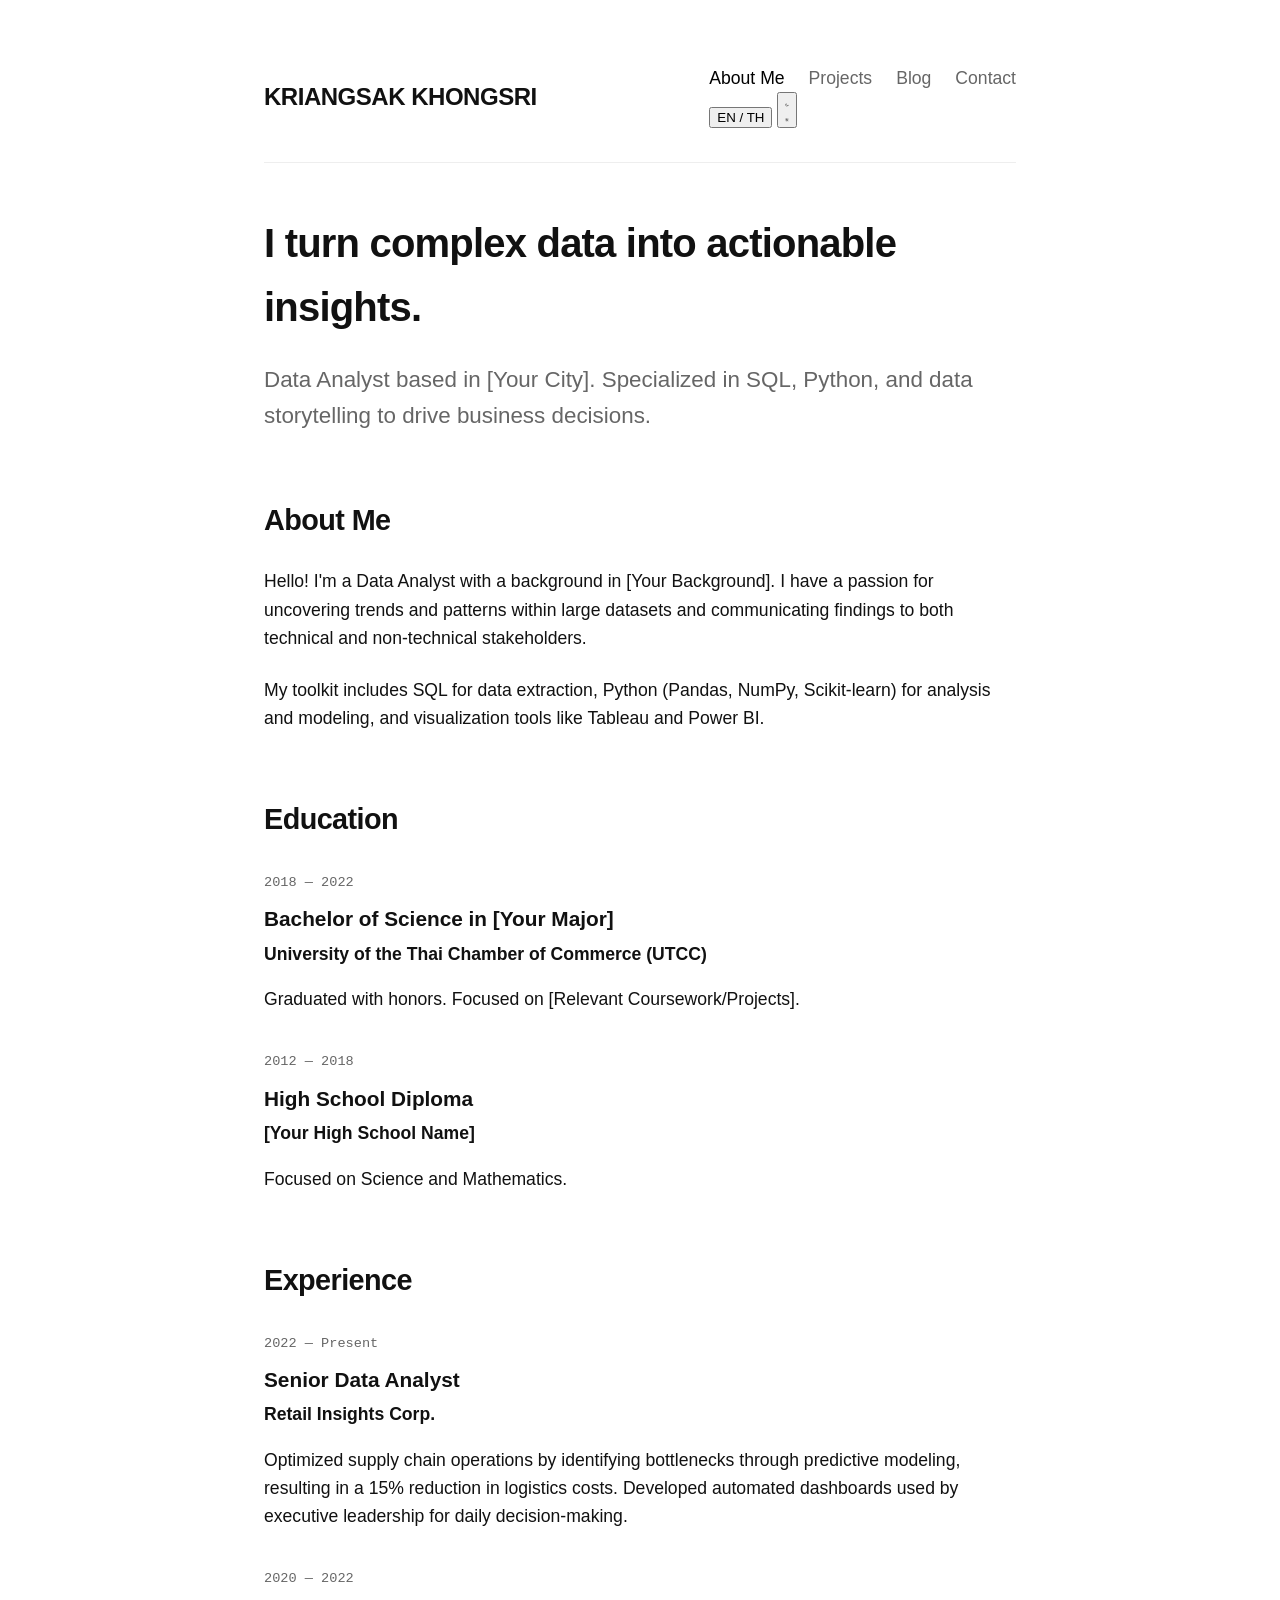
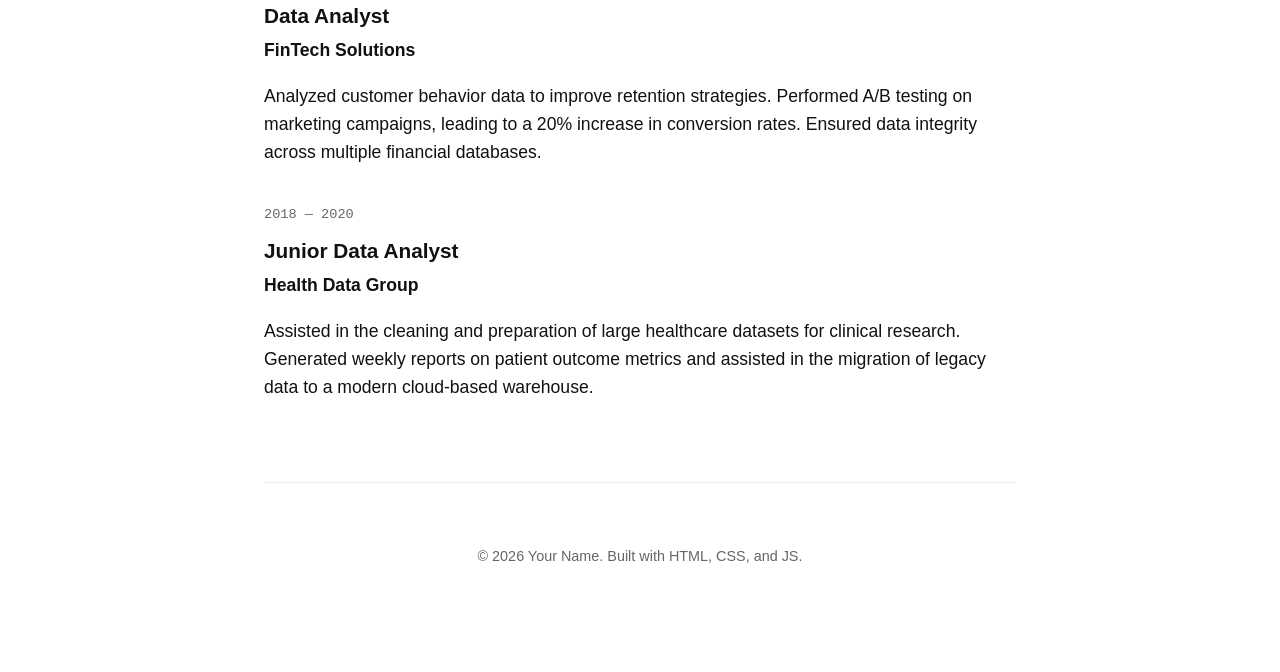
<file: index.html>
<!DOCTYPE html>
<html lang="en">
<head>
    <meta charset="UTF-8">
    <meta name="viewport" content="width=device-width, initial-scale=1.0">
    <title data-en="Kriangsak Khongsri | Portfolio" data-th="Kriangsak Khongsri | Portfolio">Kriangsak Khongsri | Portfolio</title>
    <link rel="stylesheet" href="css/style.css">
    <link rel="preconnect" href="https://fonts.googleapis.com">
    <link rel="preconnect" href="https://fonts.gstatic.com" crossorigin>
    <link href="https://fonts.googleapis.com/css2?family=JetBrains+Mono:ital,wght@0,100..800;1,100..800&family=Kanit:wght@300;400;700&display=swap" rel="stylesheet">
    <!-- Inline script to prevent theme flash -->
    <script>
        (function() {
            try {
                var theme = localStorage.getItem('portfolio-theme');
                if (theme === 'dark' || (!theme && window.matchMedia('(prefers-color-scheme: dark)').matches)) {
                    document.documentElement.classList.add('dark');
                }
                var lang = localStorage.getItem('portfolio-lang') || 'en';
                document.documentElement.setAttribute('lang', lang);
            } catch (e) {}
        })();
    </script>
</head>
<body>
    <div class="container">
        <header>
            <div class="nav-container">
                <h1 data-en="KRIANGSAK KHONGSRI" data-th="KRIANGSAK KHONGSRI">KRIANGSAK KHONGSRI</h1>
                <div class="right-nav">
                    <nav>
                        <ul>
                            <li><a href="index.html" class="active" data-en="About Me" data-th="ทำความรู้จักผม">About Me</a></li>
                            <li><a href="projects.html" data-en="Projects" data-th="โปรเจกต์">Projects</a></li>
                            <li><a href="blog.html" data-en="Blog" data-th="บล็อก">Blog</a></li>
                            <li><a href="contact.html" data-en="Contact" data-th="ติดต่อ">Contact</a></li>
                        </ul>
                    </nav>
                    <button id="lang-toggle" class="lang-toggle" aria-label="Switch Language">
                        EN / TH
                    </button>
                    <button id="theme-toggle" class="theme-toggle" aria-label="Toggle dark mode">
                        <!-- Moon Icon -->
                        <svg id="moon-icon" xmlns="http://www.w3.org/2000/svg" fill="none" viewBox="0 0 24 24" stroke="currentColor">
                            <path stroke-linecap="round" stroke-linejoin="round" stroke-width="2" d="M20.354 15.354A9 9 0 018.646 3.646 9.003 9.003 0 0012 21a9.003 9.003 0 008.354-5.646z" />
                        </svg>
                        <!-- Sun Icon -->
                        <svg id="sun-icon" xmlns="http://www.w3.org/2000/svg" fill="none" viewBox="0 0 24 24" stroke="currentColor">
                            <path stroke-linecap="round" stroke-linejoin="round" stroke-width="2" d="M12 3v1m0 16v1m9-9h-1M4 12H3m15.364-6.364l-.707.707M6.343 17.657l-.707.707m12.728 0l-.707-.707M6.343 6.343l-.707-.707m12.728 12.728l-.707-.707M12 8a4 4 0 100 8 4 4 0 000-8z" />
                        </svg>
                    </button>
                </div>
            </div>
        </header>

        <main>
            <section class="hero">
                <h2 data-en="I turn complex data into actionable insights." data-th="เปลี่ยนข้อมูลที่ซับซ้อนให้กลายเป็นข้อมูลเชิงลึกที่นำไปใช้งานได้จริง">I turn complex data into actionable insights.</h2>
                <p class="lead" data-en="Data Analyst based in [Your City]. Specialized in SQL, Python, and data storytelling to drive business decisions." data-th="นักวิเคราะห์ข้อมูล (Data Analyst) ประจำ [เมืองของคุณ] ผู้เชี่ยวชาญด้าน SQL, Python และการนำเสนอข้อมูล (Data Storytelling) เพื่อขับเคลื่อนการตัดสินใจทางธุรกิจ">Data Analyst based in [Your City]. Specialized in SQL, Python, and data storytelling to drive business decisions.</p>
            </section>

            <section id="about">
                <h2 data-en="About Me" data-th="เกี่ยวกับฉัน">About Me</h2>
                <p data-en="Hello! I'm a Data Analyst with a background in [Your Background]. I have a passion for uncovering trends and patterns within large datasets and communicating findings to both technical and non-technical stakeholders." data-th="สวัสดีครับ! ผมเป็นนักวิเคราะห์ข้อมูลที่มีพื้นฐานมาจาก [ภูมิหลังของคุณ] ผมมีความหลงใหลในการค้นหาแนวโน้มและรูปแบบภายในชุดข้อมูลขนาดใหญ่ และสื่อสารสิ่งที่ค้นพบให้กับผู้ที่มีส่วนได้ส่วนเสียทั้งในสายเทคนิคและไม่ใช่สายเทคนิค">Hello! I'm a Data Analyst with a background in [Your Background]. I have a passion for uncovering trends and patterns within large datasets and communicating findings to both technical and non-technical stakeholders.</p>
                <p data-en="My toolkit includes SQL for data extraction, Python (Pandas, NumPy, Scikit-learn) for analysis and modeling, and visualization tools like Tableau and Power BI." data-th="เครื่องมือที่ผมใช้ประกอบด้วย SQL สำหรับการดึงข้อมูล, Python (Pandas, NumPy, Scikit-learn) สำหรับการวิเคราะห์และสร้างแบบจำลอง และเครื่องมือสร้างภาพข้อมูล เช่น Tableau และ Power BI">My toolkit includes SQL for data extraction, Python (Pandas, NumPy, Scikit-learn) for analysis and modeling, and visualization tools like Tableau and Power BI.</p>
            </section>

            <section id="education">
                <h2 data-en="Education" data-th="การศึกษา">Education</h2>
                
                <div class="resume-item">
                    <span class="date">2018 — 2022</span>
                    <h3 data-en="Bachelor of Science in [Your Major]" data-th="วิทยาศาสตรบัณฑิต สาขา [วิชาเอกของคุณ]">Bachelor of Science in [Your Major]</h3>
                    <span class="role" data-en="University of the Thai Chamber of Commerce (UTCC)" data-th="มหาวิทยาลัยหอการค้าไทย (UTCC)">University of the Thai Chamber of Commerce (UTCC)</span>
                    <p data-en="Graduated with honors. Focused on [Relevant Coursework/Projects]." data-th="สำเร็จการศึกษาด้วยเกียรตินิยม เน้นหนักในด้าน [วิชาที่เกี่ยวข้อง/โปรเจกต์]">Graduated with honors. Focused on [Relevant Coursework/Projects].</p>
                </div>

                <div class="resume-item">
                    <span class="date">2012 — 2018</span>
                    <h3 data-en="High School Diploma" data-th="วุฒิการศึกษาระดับมัธยมปลาย">High School Diploma</h3>
                    <span class="role" data-en="[Your High School Name]" data-th="[ชื่อโรงเรียนมัธยมของคุณ]">[Your High School Name]</span>
                    <p data-en="Focused on Science and Mathematics." data-th="เน้นการเรียนสายวิทยาศาสตร์และคณิตศาสตร์">Focused on Science and Mathematics.</p>
                </div>
            </section>

            <section id="experience">
                <h2 data-en="Experience" data-th="ประสบการณ์การทำงาน">Experience</h2>
                
                <div class="resume-item">
                    <span class="date">2022 — Present</span>
                    <h3 data-en="Senior Data Analyst" data-th="นักวิเคราะห์ข้อมูลอาวุโส">Senior Data Analyst</h3>
                    <span class="role" data-en="Retail Insights Corp." data-th="บริษัท รีเทล อินไซต์ คอร์ป">Retail Insights Corp.</span>
                    <p data-en="Optimized supply chain operations by identifying bottlenecks through predictive modeling, resulting in a 15% reduction in logistics costs. Developed automated dashboards used by executive leadership for daily decision-making." data-th="ปรับปรุงการดำเนินงานของซัพพลายเชนโดยการระบุจุดคอขวดผ่านการสร้างแบบจำลองเชิงคาดการณ์ ส่งผลให้ต้นทุนด้านโลจิสติกส์ลดลง 15% พัฒนาแดชบอร์ดอัตโนมัติที่ผู้บริหารใช้สำหรับการตัดสินใจรายวัน">Optimized supply chain operations by identifying bottlenecks through predictive modeling, resulting in a 15% reduction in logistics costs. Developed automated dashboards used by executive leadership for daily decision-making.</p>
                </div>

                <div class="resume-item">
                    <span class="date">2020 — 2022</span>
                    <h3 data-en="Data Analyst" data-th="นักวิเคราะห์ข้อมูล">Data Analyst</h3>
                    <span class="role" data-en="FinTech Solutions" data-th="บริษัท ฟินเทค โซลูชันส์">FinTech Solutions</span>
                    <p data-en="Analyzed customer behavior data to improve retention strategies. Performed A/B testing on marketing campaigns, leading to a 20% increase in conversion rates. Ensured data integrity across multiple financial databases." data-th="วิเคราะห์ข้อมูลพฤติกรรมลูกค้าเพื่อปรับปรุงกลยุทธ์การรักษาลูกค้า ทำการทดสอบ A/B ในแคมเปญการตลาด ส่งผลให้มีอัตราการเปลี่ยนแปลงเพิ่มขึ้น 20% ตรวจสอบความถูกต้องของข้อมูลในฐานข้อมูลทางการเงินหลายแห่ง">Analyzed customer behavior data to improve retention strategies. Performed A/B testing on marketing campaigns, leading to a 20% increase in conversion rates. Ensured data integrity across multiple financial databases.</p>
                </div>

                <div class="resume-item">
                    <span class="date">2018 — 2020</span>
                    <h3 data-en="Junior Data Analyst" data-th="นักวิเคราะห์ข้อมูลรุ่นเยาว์">Junior Data Analyst</h3>
                    <span class="role" data-en="Health Data Group" data-th="กลุ่มข้อมูลสุขภาพ">Health Data Group</span>
                    <p data-en="Assisted in the cleaning and preparation of large healthcare datasets for clinical research. Generated weekly reports on patient outcome metrics and assisted in the migration of legacy data to a modern cloud-based warehouse." data-th="ช่วยในการทำความสะอาดและจัดเตรียมชุดข้อมูลสุขภาพขนาดใหญ่สำหรับการวิจัยทางคลินิก สร้างรายงานประจำสัปดาห์เกี่ยวกับตัวชี้วัดผลลัพธ์ของผู้ป่วย และช่วยในการโอนย้ายข้อมูลเก่าไปยังคลังข้อมูลบนคลาวด์ที่ทันสมัย">Assisted in the cleaning and preparation of large healthcare datasets for clinical research. Generated weekly reports on patient outcome metrics and assisted in the migration of legacy data to a modern cloud-based warehouse.</p>
                </div>
            </section>
        </main>

        <footer>
            <p data-en="&copy; 2026 Your Name. Built with HTML, CSS, and JS." data-th="&copy; 2026 ชื่อของคุณ สร้างด้วย HTML, CSS และ JS.">&copy; 2026 Your Name. Built with HTML, CSS, and JS.</p>
        </footer>
    </div>
    <script src="js/main.js"></script>
</body>
</html>
</file>
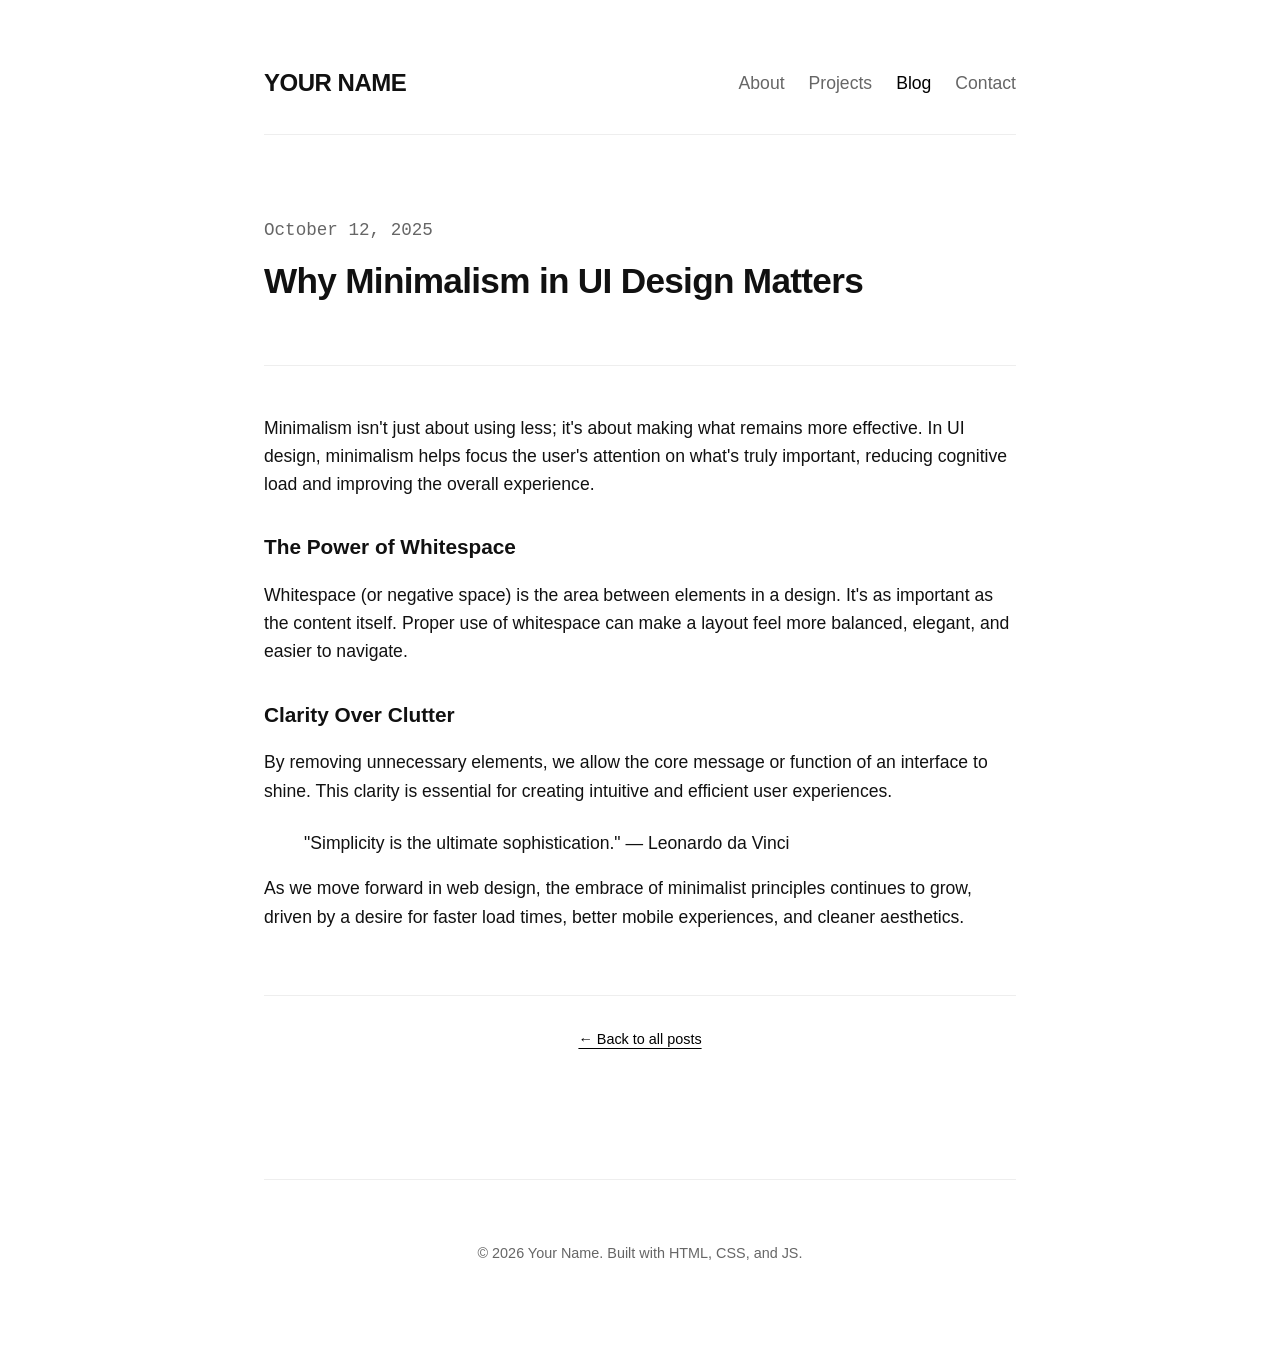
<file: blog-post.html>
<!DOCTYPE html>
<html lang="en">
<head>
    <meta charset="UTF-8">
    <meta name="viewport" content="width=device-width, initial-scale=1.0">
    <title>Blog Post | Your Name</title>
    <link rel="stylesheet" href="css/style.css">
</head>
<body>
    <div class="container">
        <header>
            <div class="nav-container">
                <h1>YOUR NAME</h1>
                <nav>
                    <ul>
                        <li><a href="index.html">About</a></li>
                        <li><a href="projects.html">Projects</a></li>
                        <li><a href="blog.html" class="active">Blog</a></li>
                        <li><a href="contact.html">Contact</a></li>
                    </ul>
                </nav>
            </div>
        </header>

        <main>
            <article>
                <header class="post-header">
                    <span class="date" style="font-family: var(--font-mono); color: var(--text-secondary);">October 12, 2025</span>
                    <h2 style="margin-top: 0.5rem; font-size: 2.2rem;">Why Minimalism in UI Design Matters</h2>
                </header>
                
                <div class="post-content" style="margin-top: 3rem;">
                    <p>Minimalism isn't just about using less; it's about making what remains more effective. In UI design, minimalism helps focus the user's attention on what's truly important, reducing cognitive load and improving the overall experience.</p>
                    
                    <h3>The Power of Whitespace</h3>
                    <p>Whitespace (or negative space) is the area between elements in a design. It's as important as the content itself. Proper use of whitespace can make a layout feel more balanced, elegant, and easier to navigate.</p>
                    
                    <h3>Clarity Over Clutter</h3>
                    <p>By removing unnecessary elements, we allow the core message or function of an interface to shine. This clarity is essential for creating intuitive and efficient user experiences.</p>
                    
                    <blockquote>
                        "Simplicity is the ultimate sophistication." — Leonardo da Vinci
                    </blockquote>
                    
                    <p>As we move forward in web design, the embrace of minimalist principles continues to grow, driven by a desire for faster load times, better mobile experiences, and cleaner aesthetics.</p>
                </div>
                
                <footer style="margin-top: 4rem; border-top: 1px solid var(--border-color); padding-top: 2rem;">
                    <a href="blog.html">&larr; Back to all posts</a>
                </footer>
            </article>
        </main>

        <footer>
            <p>&copy; 2026 Your Name. Built with HTML, CSS, and JS.</p>
        </footer>
    </div>
    <script src="js/main.js"></script>
</body>
</html>
</file>
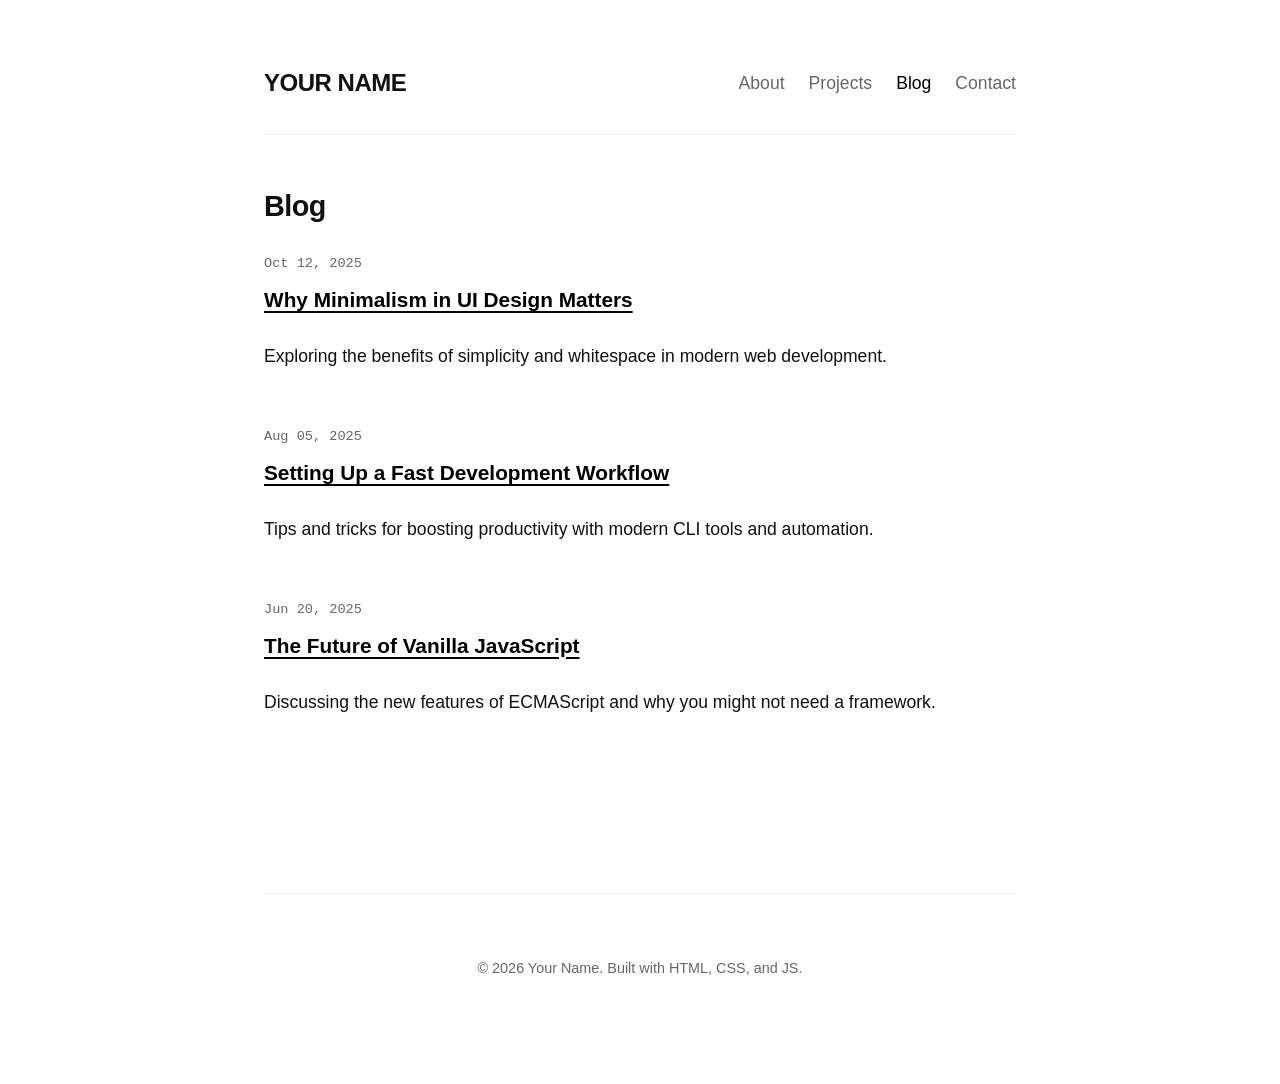
<file: blog.html>
<!DOCTYPE html>
<html lang="en">
<head>
    <meta charset="UTF-8">
    <meta name="viewport" content="width=device-width, initial-scale=1.0">
    <title>Blog | Your Name</title>
    <link rel="stylesheet" href="css/style.css">
</head>
<body>
    <div class="container">
        <header>
            <div class="nav-container">
                <h1>YOUR NAME</h1>
                <nav>
                    <ul>
                        <li><a href="index.html">About</a></li>
                        <li><a href="projects.html">Projects</a></li>
                        <li><a href="blog.html" class="active">Blog</a></li>
                        <li><a href="contact.html">Contact</a></li>
                    </ul>
                </nav>
            </div>
        </header>

        <main>
            <section id="blog">
                <h2>Blog</h2>
                <ul class="blog-list">
                    <li class="blog-item">
                        <span class="date">Oct 12, 2025</span>
                        <h3><a href="blog-post.html">Why Minimalism in UI Design Matters</a></h3>
                        <p>Exploring the benefits of simplicity and whitespace in modern web development.</p>
                    </li>
                    <li class="blog-item">
                        <span class="date">Aug 05, 2025</span>
                        <h3><a href="#">Setting Up a Fast Development Workflow</a></h3>
                        <p>Tips and tricks for boosting productivity with modern CLI tools and automation.</p>
                    </li>
                    <li class="blog-item">
                        <span class="date">Jun 20, 2025</span>
                        <h3><a href="#">The Future of Vanilla JavaScript</a></h3>
                        <p>Discussing the new features of ECMAScript and why you might not need a framework.</p>
                    </li>
                </ul>
            </section>
        </main>

        <footer>
            <p>&copy; 2026 Your Name. Built with HTML, CSS, and JS.</p>
        </footer>
    </div>
    <script src="js/main.js"></script>
</body>
</html>
</file>
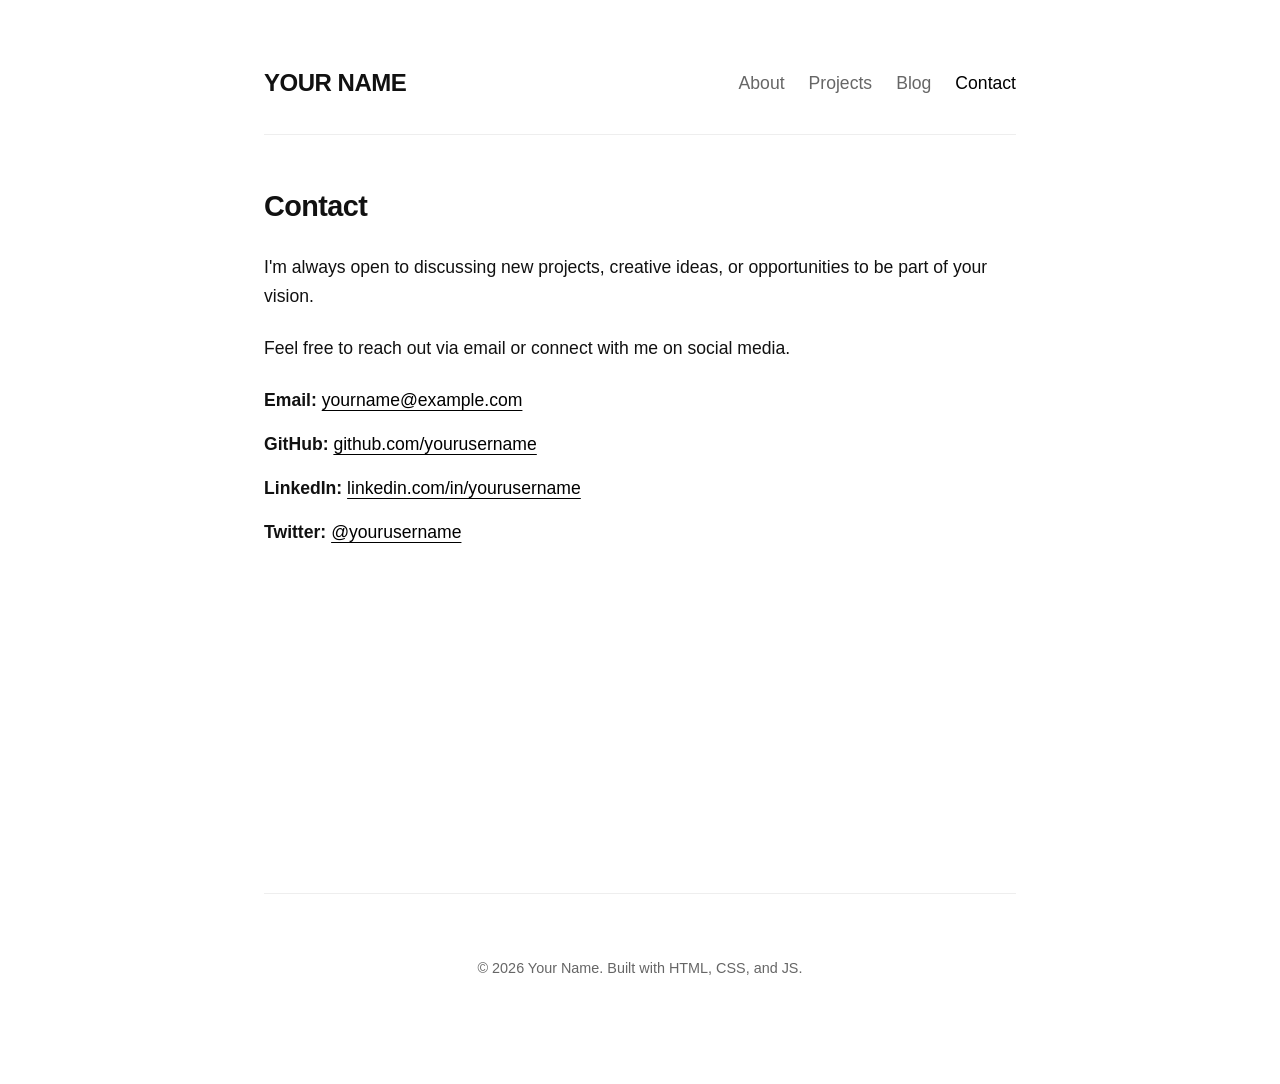
<file: contact.html>
<!DOCTYPE html>
<html lang="en">
<head>
    <meta charset="UTF-8">
    <meta name="viewport" content="width=device-width, initial-scale=1.0">
    <title>Contact | Your Name</title>
    <link rel="stylesheet" href="css/style.css">
</head>
<body>
    <div class="container">
        <header>
            <div class="nav-container">
                <h1>YOUR NAME</h1>
                <nav>
                    <ul>
                        <li><a href="index.html">About</a></li>
                        <li><a href="projects.html">Projects</a></li>
                        <li><a href="blog.html">Blog</a></li>
                        <li><a href="contact.html" class="active">Contact</a></li>
                    </ul>
                </nav>
            </div>
        </header>

        <main>
            <section id="contact">
                <h2>Contact</h2>
                <p>I'm always open to discussing new projects, creative ideas, or opportunities to be part of your vision.</p>
                <p>Feel free to reach out via email or connect with me on social media.</p>
                
                <ul style="list-style: none; padding: 0;">
                    <li style="margin-bottom: 1rem;"><strong>Email:</strong> <a href="mailto:yourname@example.com">yourname@example.com</a></li>
                    <li style="margin-bottom: 1rem;"><strong>GitHub:</strong> <a href="https://github.com/yourusername" target="_blank">github.com/yourusername</a></li>
                    <li style="margin-bottom: 1rem;"><strong>LinkedIn:</strong> <a href="https://linkedin.com/in/yourusername" target="_blank">linkedin.com/in/yourusername</a></li>
                    <li style="margin-bottom: 1rem;"><strong>Twitter:</strong> <a href="https://twitter.com/yourusername" target="_blank">@yourusername</a></li>
                </ul>
            </section>
        </main>

        <footer>
            <p>&copy; 2026 Your Name. Built with HTML, CSS, and JS.</p>
        </footer>
    </div>
    <script src="js/main.js"></script>
</body>
</html>
</file>
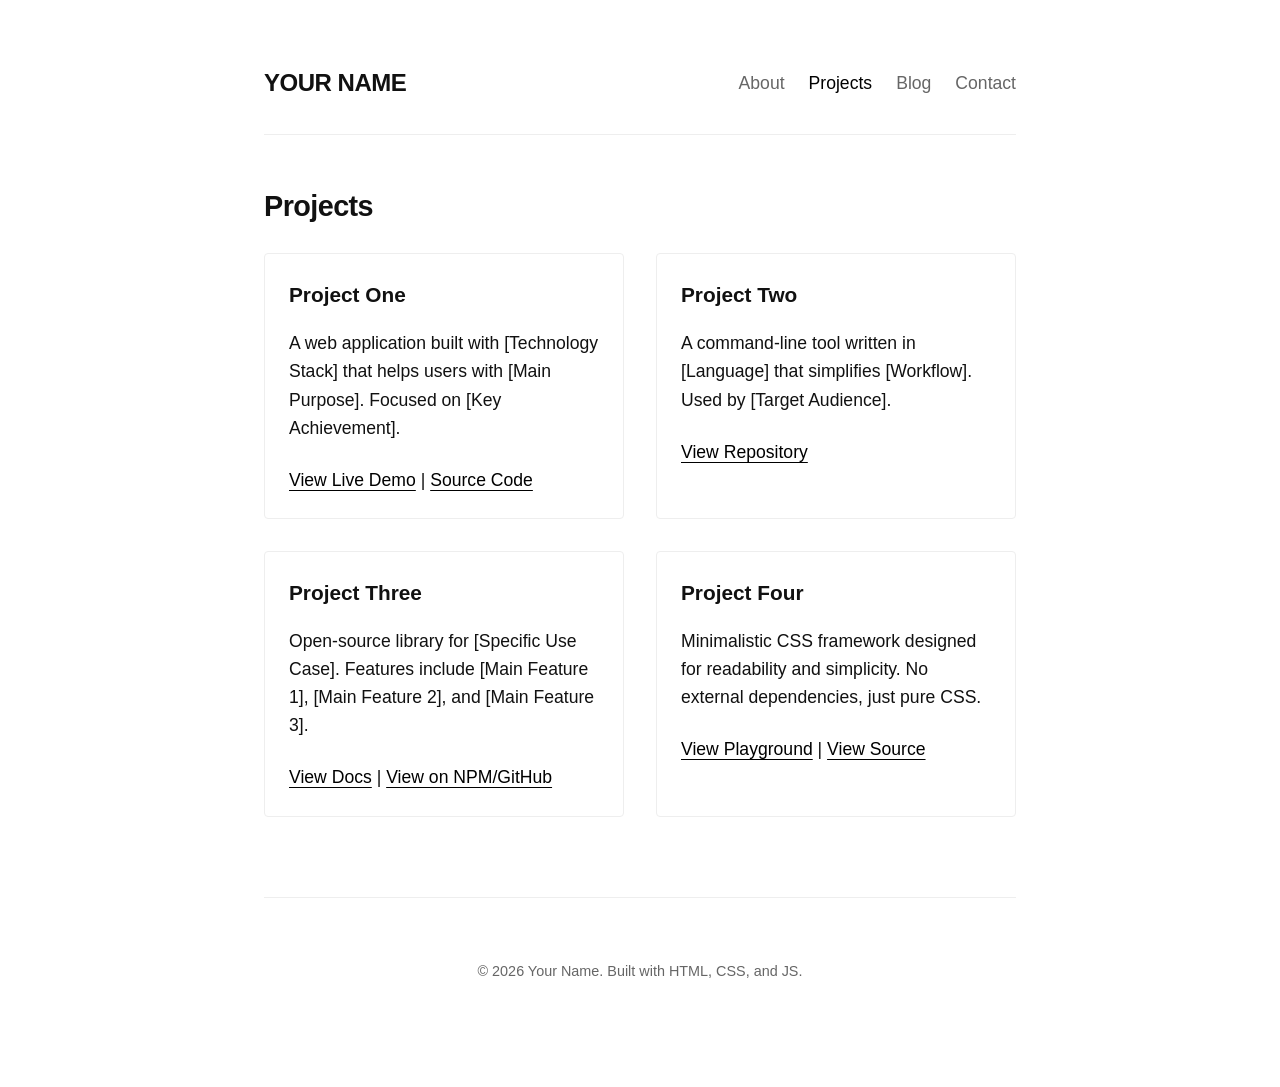
<file: projects.html>
<!DOCTYPE html>
<html lang="en">
<head>
    <meta charset="UTF-8">
    <meta name="viewport" content="width=device-width, initial-scale=1.0">
    <title>Projects | Your Name</title>
    <link rel="stylesheet" href="css/style.css">
</head>
<body>
    <div class="container">
        <header>
            <div class="nav-container">
                <h1>YOUR NAME</h1>
                <nav>
                    <ul>
                        <li><a href="index.html">About</a></li>
                        <li><a href="projects.html" class="active">Projects</a></li>
                        <li><a href="blog.html">Blog</a></li>
                        <li><a href="contact.html">Contact</a></li>
                    </ul>
                </nav>
            </div>
        </header>

        <main>
            <section id="projects">
                <h2>Projects</h2>
                <div class="grid">
                    <div class="card">
                        <h3>Project One</h3>
                        <p>A web application built with [Technology Stack] that helps users with [Main Purpose]. Focused on [Key Achievement].</p>
                        <a href="#" target="_blank">View Live Demo</a> | <a href="#" target="_blank">Source Code</a>
                    </div>

                    <div class="card">
                        <h3>Project Two</h3>
                        <p>A command-line tool written in [Language] that simplifies [Workflow]. Used by [Target Audience].</p>
                        <a href="#" target="_blank">View Repository</a>
                    </div>

                    <div class="card">
                        <h3>Project Three</h3>
                        <p>Open-source library for [Specific Use Case]. Features include [Main Feature 1], [Main Feature 2], and [Main Feature 3].</p>
                        <a href="#" target="_blank">View Docs</a> | <a href="#" target="_blank">View on NPM/GitHub</a>
                    </div>

                    <div class="card">
                        <h3>Project Four</h3>
                        <p>Minimalistic CSS framework designed for readability and simplicity. No external dependencies, just pure CSS.</p>
                        <a href="#" target="_blank">View Playground</a> | <a href="#" target="_blank">View Source</a>
                    </div>
                </div>
            </section>
        </main>

        <footer>
            <p>&copy; 2026 Your Name. Built with HTML, CSS, and JS.</p>
        </footer>
    </div>
    <script src="js/main.js"></script>
</body>
</html>
</file>
<file: css/style.css>
:root {
    --bg-color: #ffffff;
    --text-color: #111111;
    --text-secondary: #666666;
    --accent-color: #000000;
    --link-color: #000000;
    --link-hover: #555555;
    --border-color: #eeeeee;
    --max-width: 800px;
    --font-main: 'Inter', -apple-system, BlinkMacSystemFont, "Segoe UI", Roboto, Helvetica, Arial, sans-serif;
    --font-mono: "SF Mono", "Fira Code", "Courier New", monospace;
    --spacing: 1.5rem;
}

* {
    box-sizing: border-box;
}

body {
    margin: 0;
    padding: 0;
    background-color: var(--bg-color);
    color: var(--text-color);
    font-family: var(--font-main);
    line-height: 1.6;
    font-size: 1.1rem;
    -webkit-font-smoothing: antialiased;
}

.container {
    max-width: var(--max-width);
    margin: 0 auto;
    padding: 2rem var(--spacing);
}

header {
    border-bottom: 1px solid var(--border-color);
    padding: 2rem 0;
    margin-bottom: 3rem;
}

header .nav-container {
    display: flex;
    justify-content: space-between;
    align-items: center;
}

header h1 {
    font-size: 1.5rem;
    margin: 0;
    font-weight: 700;
    letter-spacing: -0.02em;
}

nav ul {
    list-style: none;
    padding: 0;
    margin: 0;
    display: flex;
    gap: 1.5rem;
}

nav a {
    text-decoration: none;
    color: var(--text-secondary);
    font-weight: 500;
    transition: color 0.2s ease;
}

nav a:hover, nav a.active {
    color: var(--accent-color);
}

main {
    min-height: 70vh;
}

h2 {
    font-size: 1.8rem;
    margin-top: 3rem;
    margin-bottom: 1.5rem;
    letter-spacing: -0.02em;
}

h3 {
    font-size: 1.3rem;
    margin-top: 2rem;
    margin-bottom: 1rem;
}

p {
    margin-bottom: 1.5rem;
}

a {
    color: var(--link-color);
    text-underline-offset: 4px;
    transition: color 0.2s ease;
}

a:hover {
    color: var(--link-hover);
}

footer {
    border-top: 1px solid var(--border-color);
    padding: 3rem 0;
    margin-top: 5rem;
    color: var(--text-secondary);
    font-size: 0.9rem;
    text-align: center;
}

/* Hero Section */
.hero {
    margin-bottom: 4rem;
}

.hero h2 {
    font-size: 2.5rem;
    margin-top: 0;
    margin-bottom: 1rem;
}

.hero p.lead {
    font-size: 1.4rem;
    color: var(--text-secondary);
}

/* Sections */
section {
    margin-bottom: 4rem;
}

.resume-item {
    margin-bottom: 2rem;
}

.resume-item .date {
    font-family: var(--font-mono);
    font-size: 0.85rem;
    color: var(--text-secondary);
}

.resume-item h3 {
    margin-top: 0.5rem;
    margin-bottom: 0.25rem;
}

.resume-item .role {
    font-weight: 600;
    display: block;
    margin-bottom: 0.5rem;
}

/* Grid for Projects */
.grid {
    display: grid;
    grid-template-columns: repeat(auto-fill, minmax(300px, 1fr));
    gap: 2rem;
}

.card {
    border: 1px solid var(--border-color);
    padding: 1.5rem;
    border-radius: 4px;
    transition: transform 0.2s ease, box-shadow 0.2s ease;
}

.card:hover {
    transform: translateY(-4px);
    box-shadow: 0 4px 12px rgba(0,0,0,0.05);
}

.card h3 {
    margin-top: 0;
}

/* Blog List */
.blog-list {
    list-style: none;
    padding: 0;
}

.blog-item {
    margin-bottom: 2rem;
    display: flex;
    flex-direction: column;
}

.blog-item .date {
    font-family: var(--font-mono);
    font-size: 0.85rem;
    color: var(--text-secondary);
}

.blog-item h3 {
    margin-top: 0.5rem;
    margin-bottom: 0.5rem;
}

/* Responsive */
@media (max-width: 600px) {
    header .nav-container {
        flex-direction: column;
        align-items: flex-start;
        gap: 1.5rem;
    }
    
    .hero h2 {
        font-size: 2rem;
    }
}
</file>
